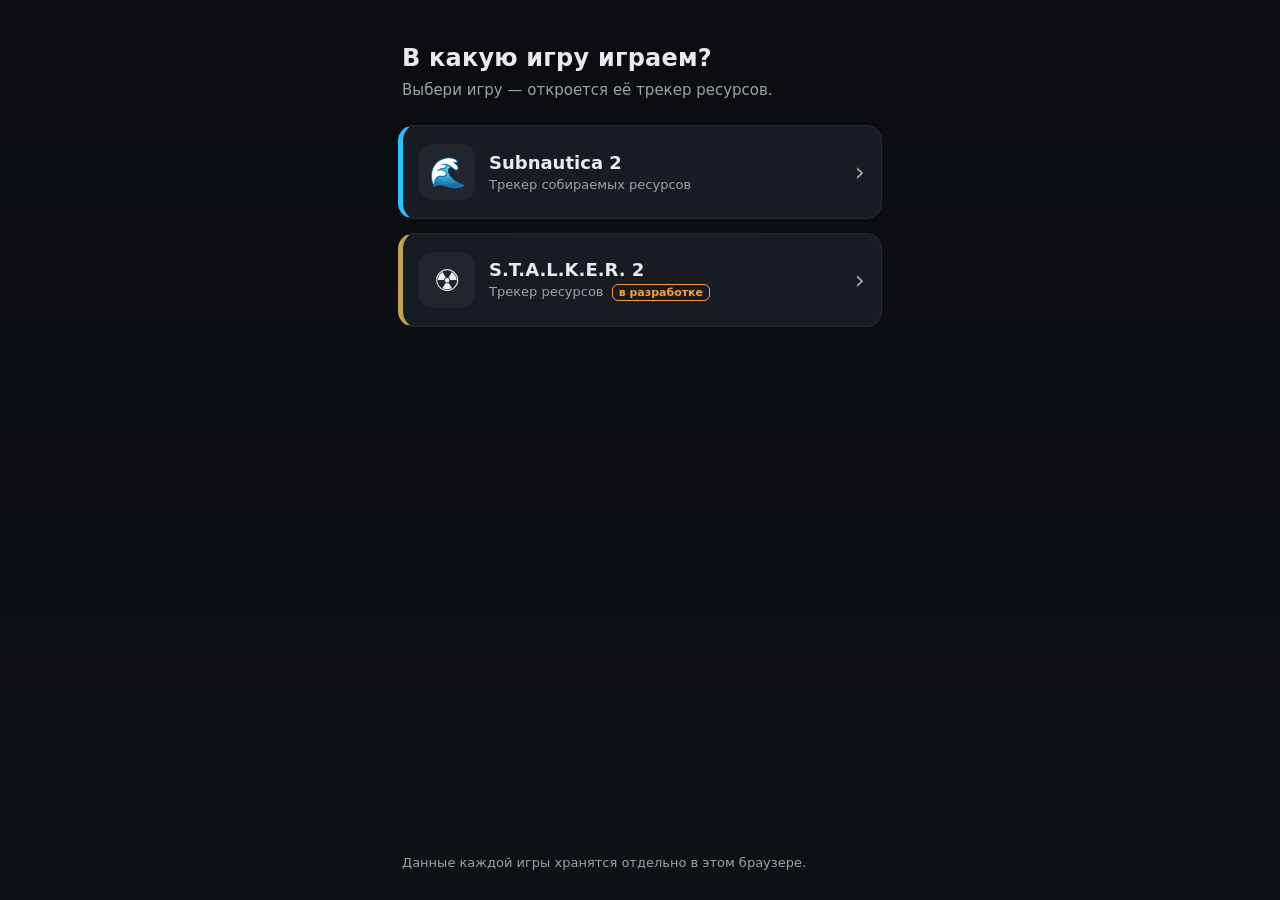
<file: index.html>
<!DOCTYPE html>
<html lang="ru">
<head>
  <meta charset="UTF-8" />
  <meta name="viewport" content="width=device-width, initial-scale=1.0, viewport-fit=cover" />
  <meta name="theme-color" content="#0e1116" />
  <title>Трекеры ресурсов — выбор игры</title>
  <link rel="manifest" href="manifest.webmanifest" />
  <link rel="icon" href="icon.svg" type="image/svg+xml" />
  <link rel="apple-touch-icon" href="icon.svg" />
  <link rel="stylesheet" href="styles.css" />
</head>
<body class="theme-launcher">
  <main class="launcher">
    <div class="launcher-head">
      <h1>В какую игру играем?</h1>
      <p class="launcher-sub">Выбери игру — откроется её трекер ресурсов.</p>
    </div>

    <ul class="game-list">
      <li>
        <a class="game-card game-subnautica" href="subnautica.html" data-game="subnautica">
          <span class="game-icon">🌊</span>
          <span class="game-text">
            <span class="game-name">Subnautica 2</span>
            <span class="game-desc">Трекер собираемых ресурсов</span>
          </span>
          <span class="game-last">Продолжить</span>
          <span class="game-chevron">›</span>
        </a>
      </li>
      <li>
        <a class="game-card game-stalker" href="stalker.html" data-game="stalker">
          <span class="game-icon">☢️</span>
          <span class="game-text">
            <span class="game-name">S.T.A.L.K.E.R. 2</span>
            <span class="game-desc">Трекер ресурсов <span class="game-tag">в разработке</span></span>
          </span>
          <span class="game-last">Продолжить</span>
          <span class="game-chevron">›</span>
        </a>
      </li>
    </ul>

    <p class="launcher-foot">Данные каждой игры хранятся отдельно в этом браузере.</p>
  </main>

  <script src="launcher.js"></script>
</body>
</html>
</file>
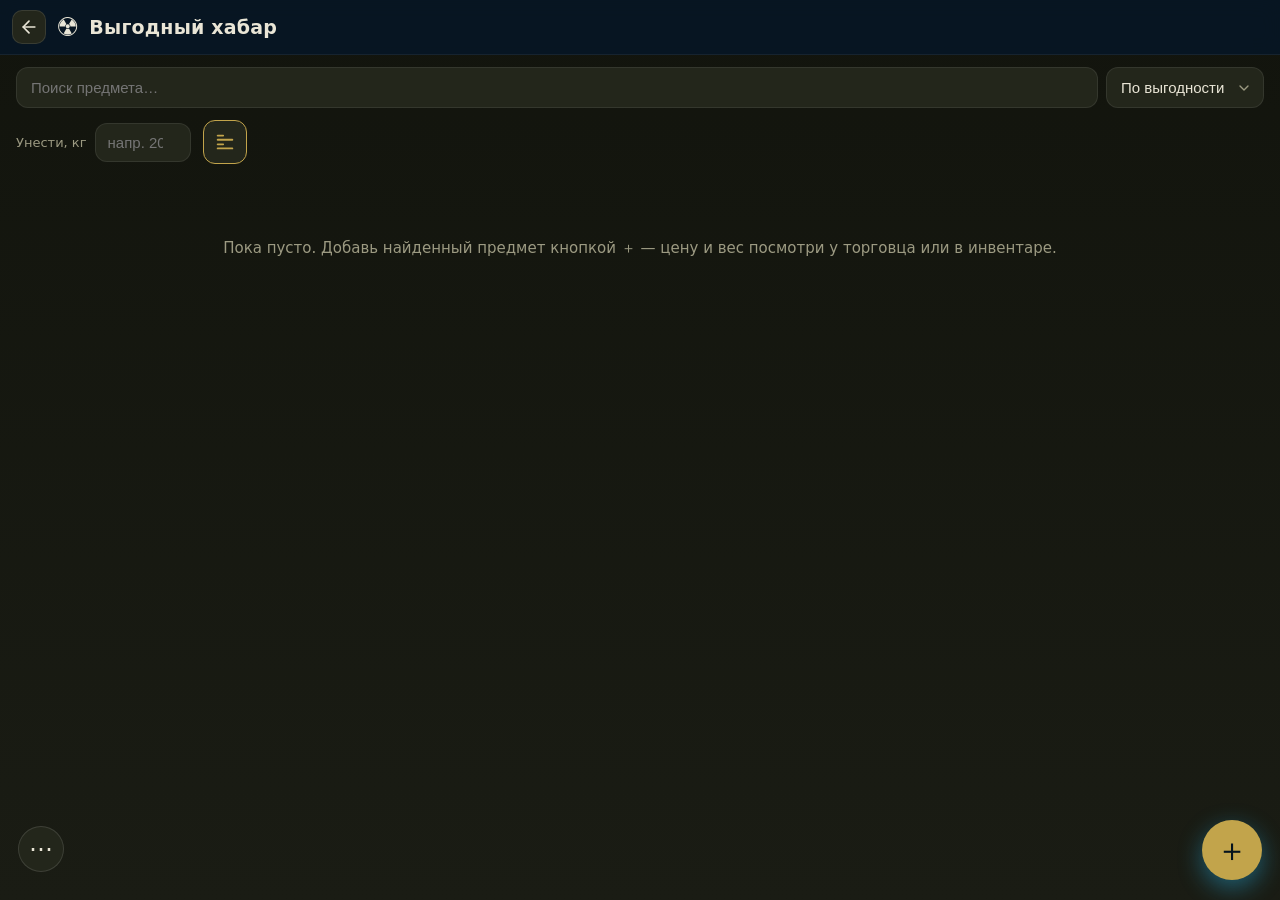
<file: stalker.html>
<!DOCTYPE html>
<html lang="ru">
<head>
  <meta charset="UTF-8" />
  <meta name="viewport" content="width=device-width, initial-scale=1.0, viewport-fit=cover" />
  <meta name="theme-color" content="#1a1c14" />
  <title>S.T.A.L.K.E.R. 2 — Выгодный хабар</title>
  <link rel="manifest" href="manifest.webmanifest" />
  <link rel="icon" href="icon.svg" type="image/svg+xml" />
  <link rel="apple-touch-icon" href="icon.svg" />
  <link rel="stylesheet" href="styles.css" />
</head>
<body class="theme-stalker">
  <header class="app-header">
    <div class="title-row">
      <a class="switch-game" href="index.html" aria-label="Сменить игру" title="Сменить игру">
        <svg viewBox="0 0 24 24" fill="none" stroke="currentColor" stroke-width="2" stroke-linecap="round" stroke-linejoin="round" aria-hidden="true"><path d="m12 19-7-7 7-7"/><path d="M19 12H5"/></svg>
      </a>
      <span class="logo">☢️</span>
      <h1>Выгодный хабар</h1>
    </div>
  </header>

  <main>
    <!-- Поиск и сортировка -->
    <div class="controls">
      <input type="search" id="search" class="search" placeholder="Поиск предмета…" autocomplete="off" />
      <div class="select-wrap">
        <select id="sort" class="sort" aria-label="Сортировка">
          <option value="value">По выгодности</option>
          <option value="price">По цене</option>
          <option value="weight">По весу</option>
          <option value="name">По названию</option>
        </select>
        <svg class="select-arrow" viewBox="0 0 24 24" fill="none" stroke="currentColor" stroke-width="2" stroke-linecap="round" stroke-linejoin="round" aria-hidden="true"><path d="m6 9 6 6 6-6"/></svg>
      </div>
    </div>

    <!-- Грузоподъёмность и сводка «что нести» -->
    <div class="carry-bar">
      <label class="budget-field">
        <span>Унести, кг</span>
        <input type="number" id="budget" inputmode="decimal" min="0" step="0.1" placeholder="напр. 20" />
      </label>
      <button type="button" id="group-toggle" class="group-toggle" aria-pressed="true" title="Группировка по категориям" aria-label="Группировка по категориям">
        <svg class="ico-on" viewBox="0 0 24 24" fill="none" stroke="currentColor" stroke-width="2" stroke-linecap="round" aria-hidden="true"><path d="M4 5h6"/><path d="M4 9.5h16"/><path d="M4 14.5h6"/><path d="M4 19h16"/></svg>
        <svg class="ico-off" viewBox="0 0 24 24" fill="none" stroke="currentColor" stroke-width="2" stroke-linecap="round" aria-hidden="true"><path d="M4 5h16"/><path d="M4 9.7h16"/><path d="M4 14.4h16"/><path d="M4 19h16"/></svg>
      </button>
      <div id="carry-summary" class="carry-summary" hidden></div>
    </div>

    <!-- Сводка по всему хабару -->
    <div id="stats" class="stats"></div>

    <!-- Список с группами по категориям -->
    <section class="view">
      <p class="hint" id="empty" hidden>
        Пока пусто. Добавь найденный предмет кнопкой ＋ — цену и вес посмотри у торговца или в инвентаре.
      </p>
      <p class="hint" id="empty-search" hidden>Ничего не найдено.</p>
      <ul id="list" class="list"></ul>
    </section>
  </main>

  <!-- Добавить предмет -->
  <button id="fab-add" class="fab" aria-label="Добавить предмет">＋</button>

  <!-- Меню -->
  <button id="menu-btn" class="menu-btn" aria-label="Меню">⋯</button>

  <!-- Модалка добавления/редактирования -->
  <div id="modal" class="modal" hidden>
    <div class="modal-card">
      <h2 id="modal-title">Новый предмет</h2>

      <label class="field">
        <span>Название</span>
        <input type="text" id="f-name" maxlength="60" placeholder="Напр.: АКМ, аптечка, болт…" />
      </label>

      <div class="field-row">
        <label class="field">
          <span>Цена, ₽</span>
          <input type="number" id="f-price" inputmode="decimal" min="0" step="1" placeholder="0" />
        </label>
        <label class="field">
          <span>Вес, кг</span>
          <input type="number" id="f-weight" inputmode="decimal" min="0" step="0.01" placeholder="0" />
        </label>
        <label class="field qty-field">
          <span>Кол-во</span>
          <input type="number" id="f-qty" inputmode="numeric" min="0" step="1" value="1" />
        </label>
      </div>

      <p class="density-hint" id="f-density"></p>

      <div class="field">
        <span>Категория</span>
        <div class="cat-picker" id="f-category"></div>
      </div>

      <p class="cat-hint" id="f-cathint" hidden></p>

      <div class="modal-actions">
        <button type="button" class="btn ghost danger" id="delete-btn" hidden>Удалить</button>
        <div class="spacer"></div>
        <button type="button" class="btn ghost" id="cancel-btn">Отмена</button>
        <button type="button" class="btn primary" id="save-btn">Сохранить</button>
      </div>
    </div>
  </div>

  <!-- Модалка меню -->
  <div id="menu" class="modal" hidden>
    <div class="modal-card">
      <h2>Меню</h2>
      <button class="btn block" id="sync-btn">🎮 Синхронизировать из игры</button>
      <input type="file" id="sync-file" accept="application/json" hidden />
      <button class="btn block" id="export-btn">Экспорт данных (резервная копия)</button>
      <button class="btn block" id="import-btn">Импорт данных</button>
      <input type="file" id="import-file" accept="application/json" hidden />
      <button class="btn block danger" id="wipe-btn">Очистить весь список</button>
      <a class="btn block" href="index.html">← Сменить игру</a>
      <div class="modal-actions">
        <div class="spacer"></div>
        <button class="btn ghost" id="menu-close">Закрыть</button>
      </div>
    </div>
  </div>

  <!-- Модалка быстрого ввода дельты количества -->
  <div id="modal-delta" class="modal" hidden>
    <div class="modal-card">
      <h2>Изменить количество</h2>
      <p class="delta-sub"><b id="delta-name"></b></p>
      <label class="field">
        <span>На сколько штук</span>
        <input type="number" id="delta-input" inputmode="numeric" min="1" step="1" placeholder="напр. 40" />
      </label>
      <div class="modal-actions">
        <button type="button" class="btn ghost" id="delta-cancel">Отмена</button>
        <div class="spacer"></div>
        <button type="button" class="btn ghost danger" id="delta-minus">− потратил</button>
        <button type="button" class="btn primary" id="delta-plus">+ нашёл</button>
      </div>
    </div>
  </div>

  <script src="stalker.js"></script>
</body>
</html>
</file>
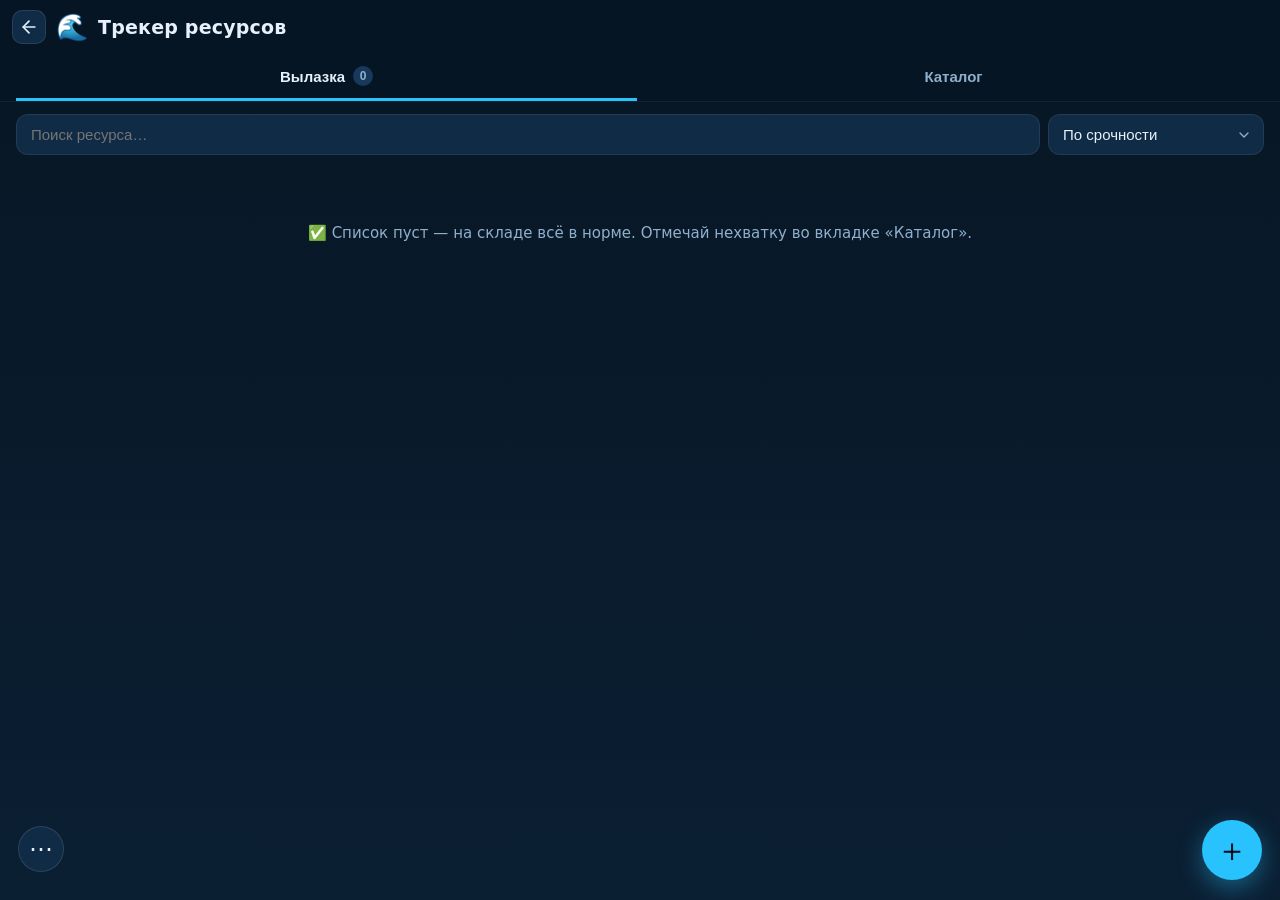
<file: subnautica.html>
<!DOCTYPE html>
<html lang="ru">
<head>
  <meta charset="UTF-8" />
  <meta name="viewport" content="width=device-width, initial-scale=1.0, viewport-fit=cover" />
  <meta name="theme-color" content="#0b1f33" />
  <title>Subnautica 2 — Трекер ресурсов</title>
  <link rel="manifest" href="manifest.webmanifest" />
  <link rel="icon" href="icon.svg" type="image/svg+xml" />
  <link rel="apple-touch-icon" href="icon.svg" />
  <link rel="stylesheet" href="styles.css" />
</head>
<body class="theme-subnautica">
  <header class="app-header">
    <div class="title-row">
      <a class="switch-game" href="index.html" aria-label="Сменить игру" title="Сменить игру">
        <svg viewBox="0 0 24 24" fill="none" stroke="currentColor" stroke-width="2" stroke-linecap="round" stroke-linejoin="round" aria-hidden="true"><path d="m12 19-7-7 7-7"/><path d="M19 12H5"/></svg>
      </a>
      <span class="logo">🌊</span>
      <h1>Трекер ресурсов</h1>
    </div>
    <div class="tabs">
      <button class="tab is-active" data-tab="trip">
        Вылазка <span class="badge" id="trip-count">0</span>
      </button>
      <button class="tab" data-tab="catalog">Каталог</button>
    </div>
  </header>

  <main>
    <!-- Панель управления -->
    <div class="controls">
      <input type="search" id="search" class="search" placeholder="Поиск ресурса…" autocomplete="off" />
      <div class="select-wrap">
        <select id="sort" class="sort" aria-label="Сортировка">
          <option value="urgency">По срочности</option>
          <option value="name">По названию</option>
          <option value="status-desc">Сначала «Достаточно»</option>
        </select>
        <svg class="select-arrow" viewBox="0 0 24 24" fill="none" stroke="currentColor" stroke-width="2" stroke-linecap="round" stroke-linejoin="round" aria-hidden="true"><path d="m6 9 6 6 6-6"/></svg>
      </div>
    </div>

    <!-- Список «на вылазку»: только не-зелёные -->
    <section id="view-trip" class="view">
      <p class="hint" id="trip-empty" hidden>
        ✅ Список пуст — на складе всё в норме. Отмечай нехватку во вкладке «Каталог».
      </p>
      <ul id="trip-list" class="list"></ul>
    </section>

    <!-- Полный каталог -->
    <section id="view-catalog" class="view" hidden>
      <ul id="catalog-list" class="list"></ul>
    </section>
  </main>

  <!-- Плавающая кнопка добавления -->
  <button id="fab-add" class="fab" aria-label="Добавить ресурс">＋</button>

  <!-- Нижнее меню действий -->
  <button id="menu-btn" class="menu-btn" aria-label="Меню">⋯</button>

  <!-- Модалка добавления/редактирования -->
  <div id="modal" class="modal" hidden>
    <div class="modal-card">
      <h2 id="modal-title">Новый ресурс</h2>
      <label class="field">
        <span>Название</span>
        <input type="text" id="f-name" maxlength="40" placeholder="Например: Титан" />
      </label>

      <label class="field">
        <span>Иконка (эмодзи)</span>
        <input type="text" id="f-icon" maxlength="4" placeholder="⚙️" />
      </label>

      <div class="field">
        <span>Фото (опционально)</span>
        <div class="img-row">
          <div class="img-preview" id="img-preview">⚙️</div>
          <div class="img-actions">
            <input type="file" id="f-image" accept="image/*" hidden />
            <button type="button" class="btn ghost" id="pick-image">Загрузить</button>
            <button type="button" class="btn ghost danger" id="clear-image" hidden>Убрать фото</button>
          </div>
        </div>
      </div>

      <div class="field">
        <span>Состояние</span>
        <div class="status-picker" id="f-status"></div>
      </div>

      <div class="modal-actions">
        <button type="button" class="btn ghost danger" id="delete-btn" hidden>Удалить</button>
        <div class="spacer"></div>
        <button type="button" class="btn ghost" id="cancel-btn">Отмена</button>
        <button type="button" class="btn primary" id="save-btn">Сохранить</button>
      </div>
    </div>
  </div>

  <!-- Модалка меню -->
  <div id="menu" class="modal" hidden>
    <div class="modal-card">
      <h2>Меню</h2>
      <button class="btn block" id="update-btn">🔄 Обновить приложение (сбросить кэш)</button>
      <button class="btn block" id="reset-all">Сбросить все в «Достаточно» 🟢</button>
      <button class="btn block" id="export-btn">Экспорт данных (резервная копия)</button>
      <button class="btn block" id="import-btn">Импорт данных</button>
      <input type="file" id="import-file" accept="application/json" hidden />
      <button class="btn block danger" id="wipe-btn">Сбросить каталог к заводскому</button>
      <a class="btn block" href="index.html">← Сменить игру</a>
      <div class="modal-actions">
        <div class="spacer"></div>
        <button class="btn ghost" id="menu-close">Закрыть</button>
      </div>
    </div>
  </div>

  <script src="seed.js"></script>
  <script src="app.js"></script>
</body>
</html>
</file>
<file: styles.css>
:root {
  --bg: #071624;
  --bg-2: #0b1f33;
  --card: #102b45;
  --card-2: #16395c;
  --text: #e6f1fb;
  --muted: #8fb0cc;
  --accent: #28c2ff;
  --out: #ff4d4d;
  --low: #ff9f33;
  --mid: #ffd633;
  --ok: #35d07f;
  --radius: 16px;
  --safe-top: env(safe-area-inset-top, 0px);
  --safe-bottom: env(safe-area-inset-bottom, 0px);
}

* { box-sizing: border-box; -webkit-tap-highlight-color: transparent; }

body {
  margin: 0;
  font-family: -apple-system, BlinkMacSystemFont, "Segoe UI", Roboto, system-ui, sans-serif;
  background: linear-gradient(180deg, var(--bg) 0%, var(--bg-2) 100%);
  background-attachment: fixed;
  color: var(--text);
  min-height: 100vh;
  padding-bottom: calc(96px + var(--safe-bottom));
}

/* — Шапка — */
.app-header {
  position: sticky;
  top: 0;
  z-index: 20;
  background: rgba(7, 22, 36, 0.92);
  backdrop-filter: blur(10px);
  padding: calc(10px + var(--safe-top)) 16px 0;
  border-bottom: 1px solid rgba(255, 255, 255, 0.06);
}
.title-row { display: flex; align-items: center; gap: 10px; margin-bottom: 10px; }
.logo { font-size: 26px; }
h1 { font-size: 19px; margin: 0; font-weight: 700; letter-spacing: 0.2px; }

.tabs { display: flex; gap: 6px; }
.tab {
  flex: 1;
  background: none;
  border: none;
  color: var(--muted);
  font-size: 15px;
  font-weight: 600;
  padding: 12px 4px;
  border-bottom: 3px solid transparent;
  cursor: pointer;
  display: flex; align-items: center; justify-content: center; gap: 8px;
}
.tab.is-active { color: var(--text); border-bottom-color: var(--accent); }
.badge {
  background: var(--out);
  color: #fff;
  font-size: 12px;
  font-weight: 700;
  min-width: 20px;
  height: 20px;
  padding: 0 6px;
  border-radius: 10px;
  display: inline-flex; align-items: center; justify-content: center;
}
.badge[data-empty="true"] { background: var(--card-2); color: var(--muted); }

/* — Управление — */
.controls {
  display: flex;
  gap: 8px;
  padding: 12px 16px;
}
.search, .sort {
  background: var(--card);
  border: 1px solid rgba(255, 255, 255, 0.08);
  color: var(--text);
  border-radius: 12px;
  padding: 11px 14px;
  font-size: 15px;
  outline: none;
}
.search { flex: 1; min-width: 0; }
.search:focus, .sort:focus { border-color: var(--accent); }

/* Селект сортировки — свой вид вместо нативного, со своей стрелкой */
.select-wrap { position: relative; display: inline-flex; min-width: 0; max-width: 46%; }
.sort {
  width: 100%;
  appearance: none;
  -webkit-appearance: none;
  padding-right: 38px;
  cursor: pointer;
  accent-color: var(--accent);   /* подсветка выбранного пункта в списке */
}
.sort::-ms-expand { display: none; }
.sort option { background: var(--bg-2); color: var(--text); }
.select-arrow {
  position: absolute;
  right: 12px; top: 50%;
  transform: translateY(-50%);
  width: 16px; height: 16px;
  pointer-events: none;
  color: var(--muted);
  transition: transform 0.15s ease;
}
.sort:focus + .select-arrow { color: var(--accent); transform: translateY(-50%) rotate(180deg); }

/* — Список — */
.view { padding: 0 16px; }
.list { list-style: none; margin: 0; padding: 0; display: flex; flex-direction: column; gap: 10px; }

.card {
  background: var(--card);
  border-radius: var(--radius);
  padding: 12px;
  display: flex;
  align-items: center;
  gap: 12px;
  border-left: 5px solid transparent;
}
.card[data-status="out"] { border-left-color: var(--out); }
.card[data-status="low"] { border-left-color: var(--low); }
.card[data-status="mid"] { border-left-color: var(--mid); }
.card[data-status="ok"]  { border-left-color: var(--ok); }

.card-icon {
  width: 46px; height: 46px;
  border-radius: 12px;
  background: var(--card-2);
  display: flex; align-items: center; justify-content: center;
  font-size: 24px;
  flex-shrink: 0;
  overflow: hidden;
}
.card-icon img { width: 100%; height: 100%; object-fit: cover; }

.card-body { flex: 1; min-width: 0; }
.card-name {
  font-size: 16px; font-weight: 600;
  white-space: nowrap; overflow: hidden; text-overflow: ellipsis;
  margin-bottom: 8px;
}
.card-name .edit-hint { color: var(--muted); font-size: 13px; margin-left: 6px; }

/* Сегментированный выбор статуса */
.seg { display: flex; gap: 6px; }
.seg button {
  flex: 1;
  border: none;
  border-radius: 9px;
  padding: 8px 2px;
  font-size: 12px;
  font-weight: 700;
  color: #06121d;
  opacity: 0.32;
  cursor: pointer;
  transition: opacity 0.12s, transform 0.08s;
}
.seg button:active { transform: scale(0.94); }
.seg button[data-s="out"] { background: var(--out); }
.seg button[data-s="low"] { background: var(--low); }
.seg button[data-s="mid"] { background: var(--mid); }
.seg button[data-s="ok"]  { background: var(--ok); }
.seg button.active { opacity: 1; box-shadow: 0 0 0 2px rgba(255,255,255,0.85) inset; }

.hint {
  text-align: center;
  color: var(--muted);
  font-size: 15px;
  line-height: 1.5;
  padding: 40px 20px;
}

/* — Плавающие кнопки — */
.fab {
  position: fixed;
  right: 18px;
  bottom: calc(20px + var(--safe-bottom));
  width: 60px; height: 60px;
  border-radius: 50%;
  border: none;
  background: var(--accent);
  color: #04121d;
  font-size: 32px; font-weight: 300;
  line-height: 1;
  box-shadow: 0 8px 24px rgba(40, 194, 255, 0.4);
  cursor: pointer;
  z-index: 30;
}
.fab:active { transform: scale(0.92); }
.menu-btn {
  position: fixed;
  left: 18px;
  bottom: calc(28px + var(--safe-bottom));
  width: 46px; height: 46px;
  border-radius: 50%;
  border: 1px solid rgba(255,255,255,0.12);
  background: var(--card);
  color: var(--text);
  font-size: 24px; line-height: 1;
  cursor: pointer;
  z-index: 30;
}

/* — Модалки — */
.modal {
  position: fixed; inset: 0;
  z-index: 50;
  background: rgba(2, 10, 18, 0.6);
  backdrop-filter: blur(4px);
  display: flex;
  align-items: flex-end;
  justify-content: center;
}
.modal[hidden] { display: none; }
.modal-card {
  background: var(--bg-2);
  width: 100%;
  max-width: 520px;
  border-radius: 20px 20px 0 0;
  padding: 20px 18px calc(20px + var(--safe-bottom));
  max-height: 90vh;
  overflow-y: auto;
  animation: slide-up 0.18s ease-out;
}
@keyframes slide-up { from { transform: translateY(30px); opacity: 0.6; } to { transform: translateY(0); opacity: 1; } }
.modal-card h2 { margin: 0 0 16px; font-size: 19px; }

.field { display: block; margin-bottom: 16px; }
.field > span { display: block; font-size: 13px; color: var(--muted); margin-bottom: 6px; }
.field input[type="text"] {
  width: 100%;
  background: var(--card);
  border: 1px solid rgba(255,255,255,0.1);
  color: var(--text);
  border-radius: 12px;
  padding: 12px 14px;
  font-size: 16px;
  outline: none;
}
.field input:focus { border-color: var(--accent); }

.img-row { display: flex; align-items: center; gap: 14px; }
.img-preview {
  width: 64px; height: 64px;
  border-radius: 14px;
  background: var(--card);
  display: flex; align-items: center; justify-content: center;
  font-size: 30px; overflow: hidden; flex-shrink: 0;
}
.img-preview img { width: 100%; height: 100%; object-fit: cover; }
.img-actions { display: flex; flex-direction: column; gap: 8px; }

.status-picker { display: flex; gap: 8px; }
.status-picker button {
  flex: 1;
  border: 2px solid transparent;
  border-radius: 12px;
  padding: 12px 4px;
  font-size: 13px; font-weight: 700;
  color: #06121d;
  cursor: pointer;
  opacity: 0.4;
}
.status-picker button[data-s="out"] { background: var(--out); }
.status-picker button[data-s="low"] { background: var(--low); }
.status-picker button[data-s="mid"] { background: var(--mid); }
.status-picker button[data-s="ok"]  { background: var(--ok); }
.status-picker button.active { opacity: 1; border-color: #fff; }

.modal-actions { display: flex; align-items: center; gap: 10px; margin-top: 8px; }
.spacer { flex: 1; }

.btn {
  border: none;
  border-radius: 12px;
  padding: 12px 18px;
  font-size: 15px; font-weight: 600;
  cursor: pointer;
}
.btn.primary { background: var(--accent); color: #04121d; }
.btn.ghost { background: var(--card); color: var(--text); }
.btn.danger { color: var(--out); }
.btn.block { display: block; width: 100%; text-align: left; background: var(--card); color: var(--text); margin-bottom: 10px; }
.btn.block.danger { color: var(--out); }
.btn:active { transform: scale(0.97); }
a.btn { text-decoration: none; }

/* ====================================================================
   Темы игр — базовый :root выше = тема Subnautica.
   Классы на <body> переопределяют палитру под конкретную игру/лаунчер.
   ==================================================================== */
body.theme-launcher {
  --bg: #0a0c10;
  --bg-2: #0e1116;
  --card: #171b22;
  --card-2: #20252e;
  --text: #e8eaed;
  --muted: #9aa3ad;
  --accent: #aab2bd;
  padding-bottom: 0;          /* нет плавающих кнопок — нижний запас не нужен */
}
body.theme-stalker {
  --bg: #12140d;
  --bg-2: #1a1c14;
  --card: #23261b;
  --card-2: #2e3222;
  --text: #e9e5d6;
  --muted: #9c9a82;
  --accent: #c2a44b;     /* радиационный янтарь */
  --out: #e0532b;        /* ржавчина */
  --low: #d98a2b;
  --mid: #d6c133;
  --ok:  #8aa64a;        /* военный хаки */
}

/* — Кнопка «сменить игру» в шапке — */
.switch-game {
  display: inline-flex; align-items: center; justify-content: center;
  width: 34px; height: 34px;
  margin-left: -4px;
  border-radius: 10px;
  background: var(--card);
  border: 1px solid rgba(255, 255, 255, 0.1);
  color: var(--text);
  text-decoration: none;
  flex-shrink: 0;
}
.switch-game svg { width: 20px; height: 20px; display: block; }
.switch-game:active { transform: scale(0.92); }

/* ====================================================================
   Лаунчер — экран выбора игры
   ==================================================================== */
.launcher {
  max-width: 520px;
  margin: 0 auto;
  padding: calc(28px + var(--safe-top)) 18px calc(28px + var(--safe-bottom));
  min-height: 100vh;
  display: flex;
  flex-direction: column;
}
.launcher-head { margin: 16px 4px 24px; }
.launcher-head h1 { font-size: 24px; margin: 0 0 8px; }
.launcher-sub { color: var(--muted); margin: 0; font-size: 15px; line-height: 1.4; }

.game-list {
  list-style: none; margin: 0; padding: 0;
  display: flex; flex-direction: column; gap: 14px;
}
.game-card {
  display: flex; align-items: center; gap: 14px;
  background: var(--card);
  border: 1px solid rgba(255, 255, 255, 0.07);
  border-left: 5px solid var(--game-accent, var(--accent));
  border-radius: var(--radius);
  padding: 18px 16px;
  text-decoration: none;
  color: var(--text);
}
.game-card:active { transform: scale(0.985); }
.game-subnautica { --game-accent: #28c2ff; }
.game-stalker { --game-accent: #c2a44b; }

.game-icon {
  width: 56px; height: 56px; flex-shrink: 0;
  border-radius: 14px;
  background: var(--card-2);
  display: flex; align-items: center; justify-content: center;
  font-size: 30px;
}
.game-text { flex: 1; min-width: 0; display: flex; flex-direction: column; gap: 4px; }
.game-name { font-size: 18px; font-weight: 700; }
.game-desc { font-size: 13px; color: var(--muted); }
.game-tag {
  display: inline-block; font-size: 11px; font-weight: 700;
  color: var(--low); border: 1px solid var(--low); border-radius: 6px;
  padding: 1px 6px; margin-left: 4px; vertical-align: middle;
}
.game-chevron { color: var(--muted); font-size: 26px; flex-shrink: 0; }

.game-last {
  display: none;
  flex-shrink: 0;
  font-size: 11px; font-weight: 700;
  color: var(--game-accent, var(--accent));
  border: 1px solid var(--game-accent, var(--accent));
  border-radius: 999px;
  padding: 4px 10px;
}
.game-card.is-last {
  border-color: var(--game-accent, var(--accent));
  box-shadow: 0 0 0 1px var(--game-accent, var(--accent)) inset;
}
.game-card.is-last .game-last { display: inline-flex; align-items: center; gap: 5px; }
.game-card.is-last .game-last::before { content: "●"; font-size: 8px; }

.launcher-foot {
  margin: auto 4px 0;
  padding-top: 24px;
  color: var(--muted);
  font-size: 13px;
  line-height: 1.4;
}

/* ====================================================================
   Экран-заглушка «в разработке»
   ==================================================================== */
.wip {
  text-align: center;
  padding: 44px 24px;
  max-width: 480px;
  margin: 0 auto;
  display: flex; flex-direction: column; align-items: center;
}
.wip-icon { font-size: 56px; }
.wip h2 { margin: 10px 0 0; font-size: 20px; }
.wip .hint { padding: 14px 0 0; }
.wip .btn { margin-top: 22px; }

/* ====================================================================
   S.T.A.L.K.E.R. 2 — «Выгодный хабар»
   ==================================================================== */
/* Грузоподъёмность и сводка «что нести» */
.carry-bar {
  display: flex; align-items: center; gap: 12px;
  padding: 0 16px 8px;
  flex-wrap: wrap;
}
.budget-field { display: flex; align-items: center; gap: 8px; flex-shrink: 0; }
.budget-field > span { font-size: 13px; color: var(--muted); white-space: nowrap; }
#budget {
  width: 96px;
  background: var(--card);
  border: 1px solid rgba(255, 255, 255, 0.08);
  color: var(--text);
  border-radius: 12px;
  padding: 10px 12px;
  font-size: 15px; outline: none;
}
#budget:focus { border-color: var(--accent); }

/* Переключатель группировки: вкл = группы по категориям, выкл = общий список */
.group-toggle {
  width: 44px; height: 44px; flex-shrink: 0;
  display: flex; align-items: center; justify-content: center;
  background: var(--card);
  border: 1px solid var(--accent);
  color: var(--accent);
  border-radius: 12px;
  cursor: pointer;
  -webkit-tap-highlight-color: transparent;
}
.group-toggle svg { width: 22px; height: 22px; }
.group-toggle .ico-off { display: none; }
.group-toggle[aria-pressed="false"] { border-color: rgba(255, 255, 255, 0.08); color: var(--muted); }
.group-toggle[aria-pressed="false"] .ico-on { display: none; }
.group-toggle[aria-pressed="false"] .ico-off { display: block; }

.carry-summary {
  flex: 1; min-width: 170px;
  font-size: 13px; line-height: 1.4; color: var(--text);
  background: var(--card);
  border-radius: 12px;
  border-left: 3px solid var(--accent);
  padding: 9px 12px;
}
.carry-summary[hidden] { display: none; }
.carry-summary .muted { color: var(--muted); }

.stats { padding: 0 16px 10px; font-size: 13px; color: var(--muted); }

/* Заголовок группы категории */
.group-head {
  display: flex; align-items: baseline; justify-content: space-between; gap: 10px;
  padding: 8px 2px 0;
  margin-top: 6px;
}
.group-head:first-child { margin-top: 0; }
.group-title { font-size: 15px; font-weight: 700; }
.group-sum { font-size: 12px; color: var(--muted); white-space: nowrap; }

/* Карточка предмета */
.item-card[data-tier="good"] { border-left-color: var(--ok); }
.item-card[data-tier="mid"]  { border-left-color: var(--mid); }
.item-card[data-tier="low"]  { border-left-color: var(--out); }
.item-card[data-take="none"] { opacity: 0.5; }

.item-dens {
  width: 62px; flex-shrink: 0;
  border-radius: 12px;
  background: var(--card-2);
  display: flex; flex-direction: column; align-items: center; justify-content: center;
  padding: 6px 2px;
  text-align: center;
}
.item-dens b { font-size: 16px; font-weight: 800; line-height: 1.05; }
.item-dens span { font-size: 9px; color: var(--muted); margin-top: 2px; }
.item-card[data-tier="good"] .item-dens b { color: var(--ok); }
.item-card[data-tier="mid"]  .item-dens b { color: var(--mid); }
.item-card[data-tier="low"]  .item-dens b { color: var(--out); }

.item-card .card-name { margin-bottom: 4px; }
.item-meta { font-size: 13px; color: var(--muted); }

.take-badge {
  flex-shrink: 0; align-self: center;
  font-size: 11px; font-weight: 700;
  border-radius: 999px;
  padding: 4px 9px;
  white-space: nowrap;
}
.take-badge.full { color: var(--ok);  border: 1px solid var(--ok); }
.take-badge.part { color: var(--mid); border: 1px solid var(--mid); }
.take-badge.none { color: var(--muted); border: 1px solid var(--muted); }
/* Бейдж «Нести» переехал внутрь тела карточки (справа теперь степпер) */
.item-card .take-badge { display: inline-block; margin-top: 6px; }

/* Инлайн-степпер количества: [+] / ×N / [−] справа на карточке */
.qty-ctl {
  flex-shrink: 0;
  display: flex; flex-direction: column; align-items: center;
  gap: 3px;
  padding: 2px;                 /* буфер: промах мимо кнопки попадает сюда, а не в редактор */
  touch-action: manipulation;
}
.qty-btn {
  width: 42px; height: 30px;
  border: 1px solid rgba(255, 255, 255, 0.14);
  background: var(--card-2);
  color: var(--text);
  border-radius: 9px;
  font-size: 21px; font-weight: 700; line-height: 1;
  display: flex; align-items: center; justify-content: center;
  cursor: pointer; user-select: none;
  touch-action: manipulation;
}
.qty-btn:active { transform: scale(0.9); background: var(--accent); color: #06121d; border-color: var(--accent); }
.qty-btn.remove { color: var(--out); border-color: rgba(224, 83, 43, 0.5); font-size: 15px; }
.qty-btn.remove:active { background: var(--out); color: #fff; border-color: var(--out); }
.qty-val {
  font-size: 15px; font-weight: 800;
  min-width: 42px; text-align: center;
  padding: 1px 2px;
  color: var(--text);
  user-select: none; cursor: pointer;
}
.item-card.is-empty { opacity: 0.5; }

/* Подпись предмета в модалке дельты */
.delta-sub { margin: -8px 0 16px; color: var(--text); font-size: 15px; }

/* Редактор: числовые поля, строка полей, подсказка выгодности, выбор категории */
.field input[type="number"] {
  width: 100%;
  background: var(--card);
  border: 1px solid rgba(255, 255, 255, 0.1);
  color: var(--text);
  border-radius: 12px;
  padding: 12px 14px;
  font-size: 16px; outline: none;
}
.field-row { display: flex; gap: 10px; }
.field-row .field { flex: 1; }
.field-row .qty-field { flex: 0 0 84px; }

.density-hint {
  margin: -8px 0 14px;
  min-height: 18px;
  font-size: 13px; font-weight: 600;
  color: var(--accent);
}

.cat-picker { display: flex; flex-wrap: wrap; gap: 8px; }
.cat-picker button {
  display: inline-flex; align-items: center; gap: 6px;
  border: 1px solid rgba(255, 255, 255, 0.12);
  background: var(--card);
  color: var(--text);
  border-radius: 999px;
  padding: 8px 12px;
  font-size: 13px; font-weight: 600;
  cursor: pointer;
}
.cat-picker button > span { font-size: 15px; }
.cat-picker button.active {
  border-color: var(--accent);
  background: var(--card-2);
  box-shadow: 0 0 0 1px var(--accent) inset;
}
.cat-picker button:active { transform: scale(0.96); }

.cat-hint {
  margin: 12px 0 0;
  font-size: 12px; line-height: 1.45;
  color: var(--muted);
  border-left: 3px solid var(--accent);
  padding: 6px 0 6px 10px;
}
.cat-hint[hidden] { display: none; }
</file>
